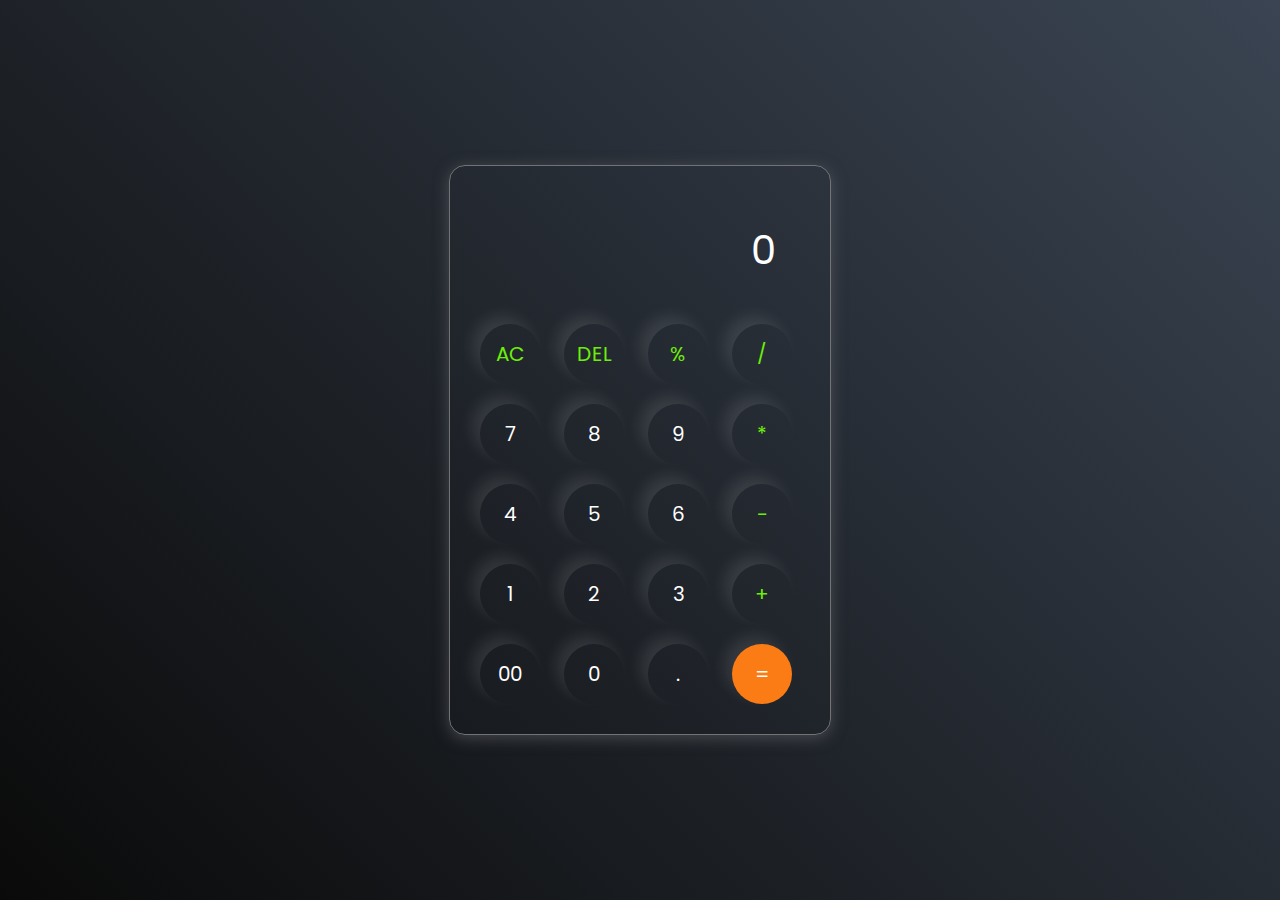
<file: Task 1/index.html>
<!DOCTYPE html>
<html lang="en">
<head>
    <meta charset="UTF-8">
    <meta name="viewport" content="width=device-width, initial-scale=1.0">
    <link rel="stylesheet" href="style.css">
    <title>Calculator</title>
</head>
<body>

    
    <div class="calculator">
        <input type="text" placeholder="0" id="inputBox">
        <div>
            <button class="operator">AC</button>
            <button class="operator">DEL</button>
            <button class="operator">%</button>
            <button class="operator">/</button>
        </div>

        <div>
            <button>7</button>
            <button>8</button>
            <button>9</button>
            <button class="operator">*</button>
        </div>

        <div>
            <button>4</button>
            <button>5</button>
            <button>6</button>
            <button class="operator">-</button>
        </div>
        
        <div>
            <button>1</button>
            <button>2</button>
            <button>3</button>
            <button class="operator">+</button>
        </div>

        <div>
            <button>00</button>
            <button>0</button>
            <button>.</button>
            <button class="equalBtn">=</button>
        </div>

    </div>
    <script src="script.js"></script>
</body>
</html>
</file>
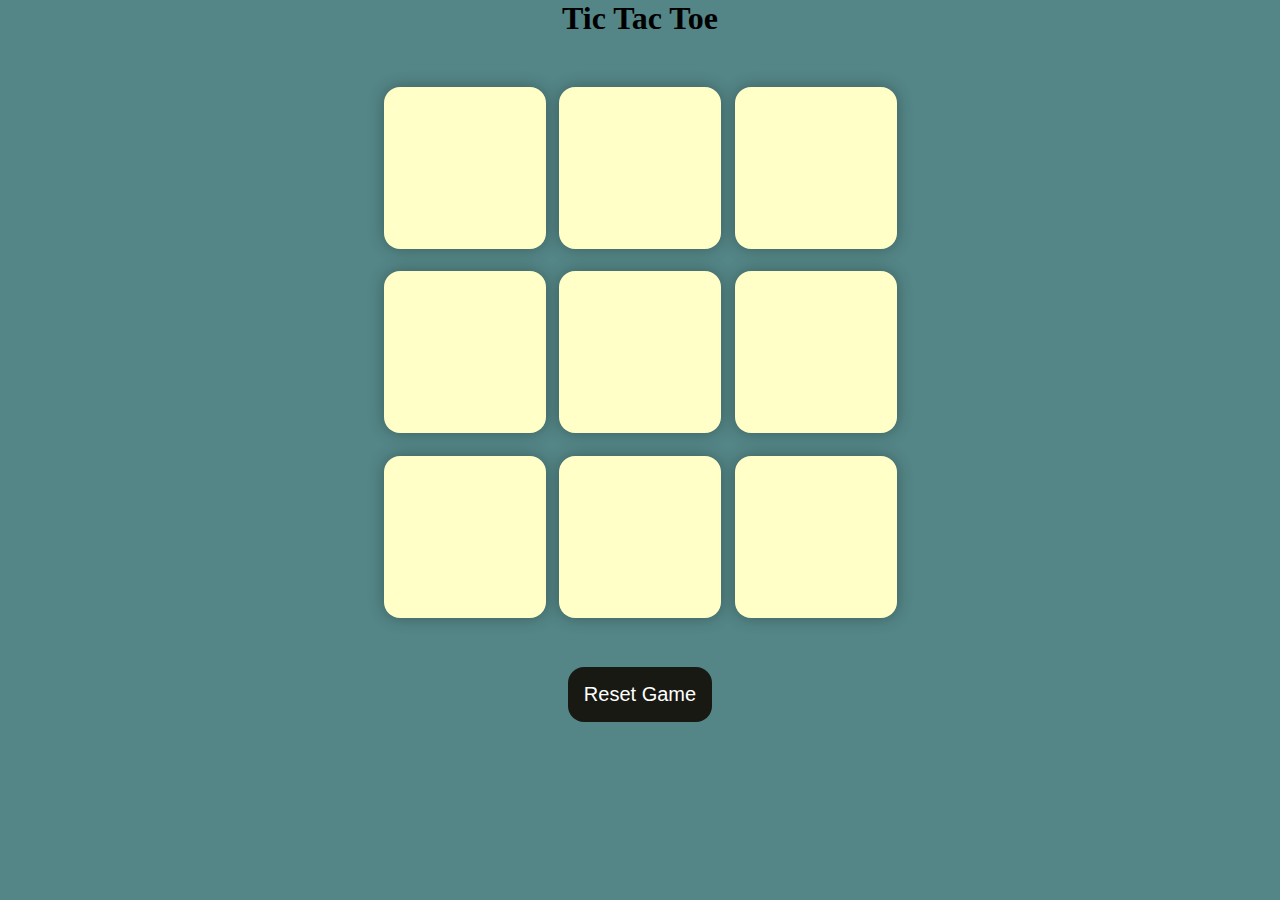
<file: Task 3/index.html>
<!DOCTYPE html>
<html lang="en">
  <head>
    <meta charset="UTF-8" />
    <meta name="viewport" content="width=device-width, initial-scale=1.0" />
    <title>Tic-Tac-Toe Game</title>
    <link rel="stylesheet" href="style.css" />
  </head>
  <body>
    <div class="msg-container hide">
      <p id="msg">Winner</p>
      <button id="new-btn">New Game</button>
    </div>
    <main>
      <h1>Tic Tac Toe</h1>
      <div class="container">
        <div class="game">
          <button class="box"></button>
          <button class="box"></button>
          <button class="box"></button>
          <button class="box"></button>
          <button class="box"></button>
          <button class="box"></button>
          <button class="box"></button>
          <button class="box"></button>
          <button class="box"></button>
        </div>
      </div>
      <button id="reset-btn">Reset Game</button>
    </main>
    <script src="app.js"></script>
  </body>
</html>
</file>
<file: Task 1/style.css>
@import url('https://fonts.googleapis.com/css2?family=Poppins:ital,wght@0,100;0,200;0,300;0,400;0,500;0,600;0,700;0,800;0,900;1,100;1,200;1,300;1,400;1,500;1,600;1,700;1,800;1,900&display=swap');

* {
    margin: 0;
    padding: 0;
    box-sizing: border-box;
    font-family: 'Poppins', sans-serif;
}

body {
    width: 100%;
    height: 100vh;
    display: flex;
    justify-content: center;
    align-items: center;
    background: linear-gradient(45deg, #0a0a0a, #3a4452); 
}

.calculator {
    border: 1px solid #717377;
    padding: 20px;
    border-radius: 16px;
    background: transparent;
    box-shadow: 0px 3px 15px rgba(113, 115 ,119 ,0.5);
}

input {
    width: 320px;
    border: none;
    margin: 10px;
    padding: 24px;
    background: transparent;
    box-shadow: 0px 3px 15px rgbs(84, 84, 84, 0.1);
    font-size: 40px;
    text-align:right;
    cursor: pointer;
    color: #ffffff;
}

input::placeholder {
    color: #ffffff;
}

button {
    border:none;
    width: 60px;
    height: 60px;
    margin: 10px;
    border-radius: 50%;
    background: transparent;
    color: #ffffff;
    font-size: 20px;
    box-shadow: -8px -8px 15px rgba(255,255,255,0.1);
    cursor: pointer;
}

.equalBtn {
    background-color: #fb7c14;
}

.operator {
    color: #6dee0a;
}
</file>
<file: Task 3/style.css>
* {
  margin: 0;
  padding: 0;
}

body {
  background-color: #548687;
  text-align: center;
}

.container {
  height: 70vh;
  display: flex;

  justify-content: center;
  align-items: center;
}

.game {
  height: 60vmin;
  width: 60vmin;
  display: flex;
  flex-wrap: wrap;
  justify-content: center;
  align-items: center;
  gap: 1.5vmin;
}

.box {
  height: 18vmin;
  width: 18vmin;
  border-radius: 1rem;
  border: none;
  box-shadow: 0 0 1rem rgba(0, 0, 0, 0.3);
  font-size: 8vmin;
  color: #b0413e;
  background-color: #ffffc7;
}

#reset-btn {
  padding: 1rem;
  font-size: 1.25rem;
  background-color: #191913;
  color: #fff;
  border-radius: 1rem;
  border: none;
}

#new-btn {
  padding: 1rem;
  font-size: 1.25rem;
  background-color: #191913;
  color: #fff;
  border-radius: 1rem;
  border: none;
}

#msg {
  color: #ffffc7;
  font-size: 5vmin;
}

.msg-container {
  height: 100vmin;
  display: flex;
  justify-content: center;
  align-items: center;
  flex-direction: column;
  gap: 4rem;
}

.hide {
  display: none;
}
</file>
